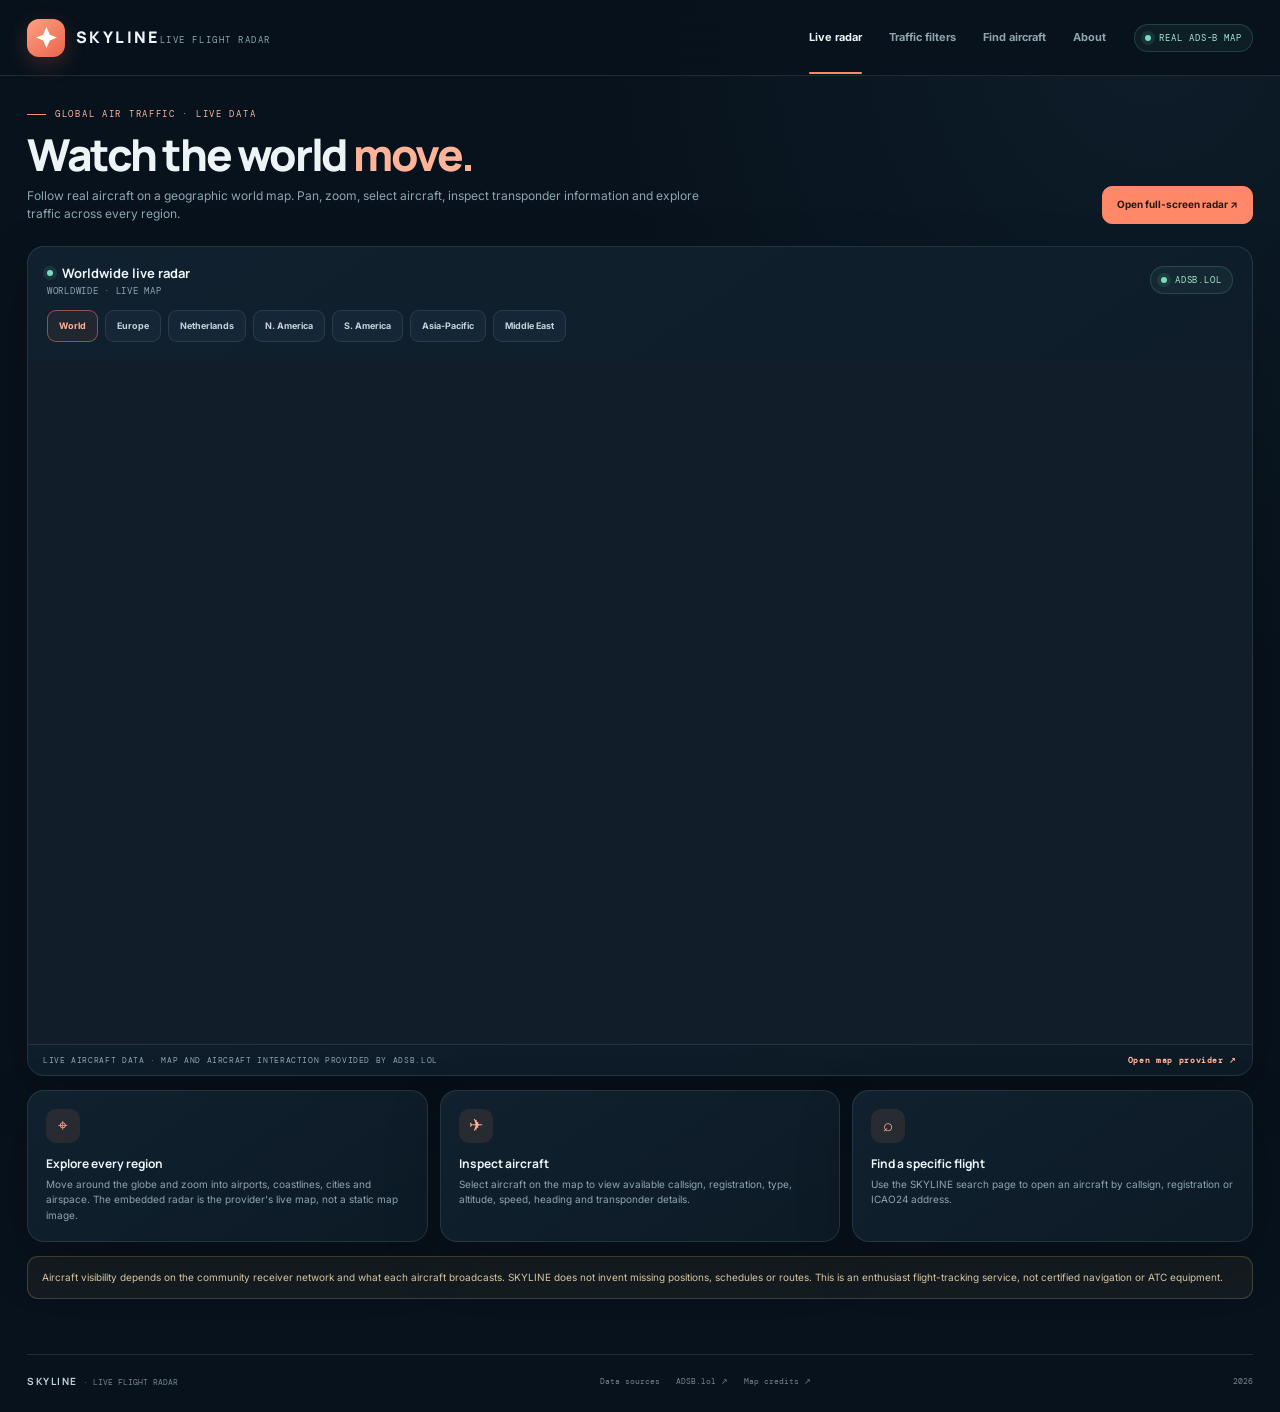
<file: index.html>
<!doctype html><html lang="en"><head><meta charset="utf-8"><meta name="viewport" content="width=device-width,initial-scale=1"><meta name="theme-color" content="#08121c"><meta name="description" content="Explore real aircraft movements on a live global flight radar map."><title>Live Flight Radar · SKYLINE</title><link rel="icon" href="assets/favicon.svg" type="image/svg+xml"><link rel="stylesheet" href="css/styles.css"></head><body><header class="topbar"><div class="shell topbar-inner"><a class="brand" href="index.html"><span class="brand-mark"><svg viewBox="0 0 24 24"><path d="M12 1 15.5 9 23 12 15.5 15 12 23 8.5 15 1 12 8.5 9Z" fill="white"/></svg></span><span><span class="brand-name">SKYLINE</span><span class="brand-sub">LIVE FLIGHT RADAR</span></span></a><nav class="nav" id="mainNav"><a class="active" href="index.html">Live radar</a><a href="traffic.html">Traffic filters</a><a href="lookup.html">Find aircraft</a><a href="about.html">About</a></nav><div class="top-actions"><span class="source-badge"><i class="pulse"></i> REAL ADS-B MAP</span><button class="menu-btn" id="menuToggle" aria-label="Toggle navigation" aria-expanded="false">☰</button></div></div></header><main class="shell main"><section class="page-head"><div><div class="eyebrow">GLOBAL AIR TRAFFIC · LIVE DATA</div><h1>Watch the world <span>move.</span></h1><p class="page-copy">Follow real aircraft on a geographic world map. Pan, zoom, select aircraft, inspect transponder information and explore traffic across every region.</p></div><div class="head-actions"><a class="btn primary" id="openMap" href="https://adsb.lol/" target="_blank" rel="noreferrer">Open full-screen radar ↗</a></div></section><section class="panel map-shell"><div class="panel-head"><div><div class="panel-title"><i class="pulse"></i> Worldwide live radar</div><div class="panel-sub" id="regionLabel">WORLDWIDE · LIVE MAP</div></div><div class="map-toolbar"><span class="source-badge"><i class="pulse"></i> ADSB.LOL</span></div></div><div class="panel-body"><div class="region-controls" aria-label="Choose map region"><button class="region-btn active" data-region="world">World</button><button class="region-btn" data-region="europe">Europe</button><button class="region-btn" data-region="netherlands">Netherlands</button><button class="region-btn" data-region="northamerica">N. America</button><button class="region-btn" data-region="southamerica">S. America</button><button class="region-btn" data-region="asia">Asia-Pacific</button><button class="region-btn" data-region="middleeast">Middle East</button></div></div><div class="map-frame"><iframe id="liveMap" title="Worldwide live aircraft map from ADSB.lol" allow="fullscreen" allowfullscreen loading="eager" referrerpolicy="strict-origin-when-cross-origin" src="https://adsb.lol/?lat=28&lon=12&zoom=3"></iframe></div><div class="map-caption"><span>LIVE AIRCRAFT DATA · MAP AND AIRCRAFT INTERACTION PROVIDED BY ADSB.LOL</span><a href="https://adsb.lol/" target="_blank" rel="noreferrer">Open map provider ↗</a></div></section><section class="content-grid"><article class="feature"><div class="feature-icon">⌖</div><h3>Explore every region</h3><p>Move around the globe and zoom into airports, coastlines, cities and airspace. The embedded radar is the provider's live map, not a static map image.</p></article><article class="feature"><div class="feature-icon">✈</div><h3>Inspect aircraft</h3><p>Select aircraft on the map to view available callsign, registration, type, altitude, speed, heading and transponder details.</p></article><article class="feature"><div class="feature-icon">⌕</div><h3>Find a specific flight</h3><p>Use the SKYLINE search page to open an aircraft by callsign, registration or ICAO24 address.</p></article></section><div class="notice" style="margin-top:14px">Aircraft visibility depends on the community receiver network and what each aircraft broadcasts. SKYLINE does not invent missing positions, schedules or routes. This is an enthusiast flight-tracking service, not certified navigation or ATC equipment.</div></main><footer class="shell footer"><span><strong>SKYLINE</strong> · LIVE FLIGHT RADAR</span><span class="footer-links"><a href="about.html">Data sources</a><a href="https://www.adsb.lol/about" target="_blank" rel="noreferrer">ADSB.lol ↗</a><a href="https://www.openstreetmap.org/copyright" target="_blank" rel="noreferrer">Map credits ↗</a></span><span id="year">2026</span></footer><script src="js/app.js"></script></body></html>
</file>
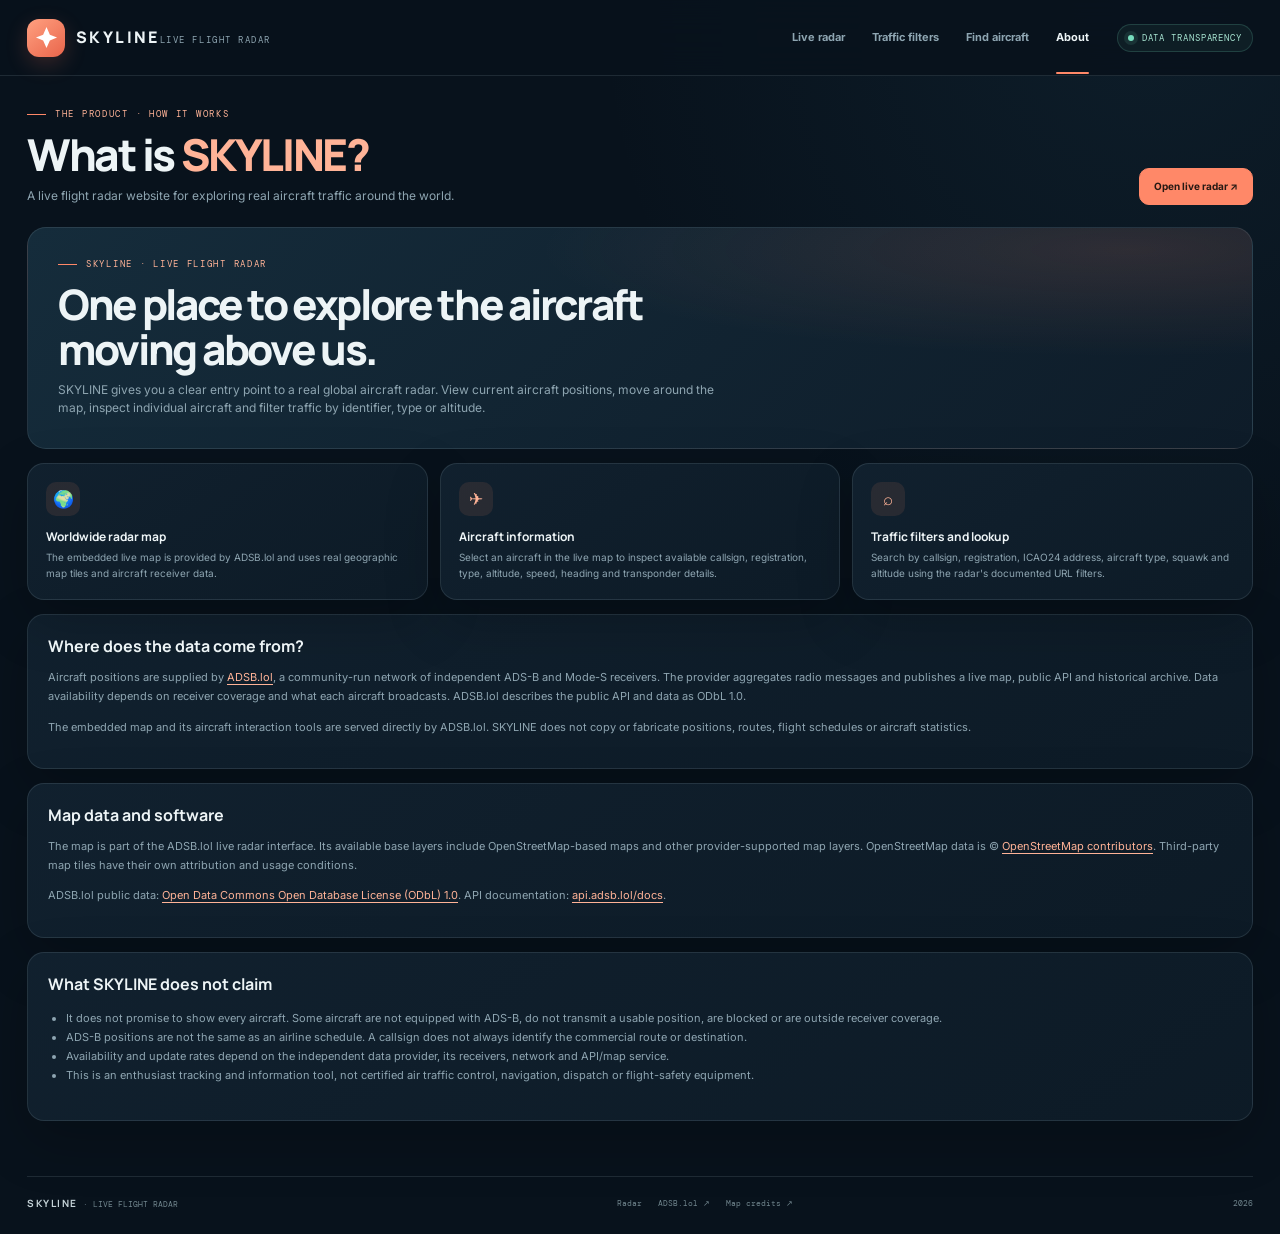
<file: about.html>
<!doctype html><html lang="en"><head><meta charset="utf-8"><meta name="viewport" content="width=device-width,initial-scale=1"><meta name="theme-color" content="#08121c"><meta name="description" content="What SKYLINE Live Flight Radar does and where its aircraft and map data come from."><title>About · SKYLINE</title><link rel="icon" href="assets/favicon.svg" type="image/svg+xml"><link rel="stylesheet" href="css/styles.css"></head><body><header class="topbar"><div class="shell topbar-inner"><a class="brand" href="index.html"><span class="brand-mark"><svg viewBox="0 0 24 24"><path d="M12 1 15.5 9 23 12 15.5 15 12 23 8.5 15 1 12 8.5 9Z" fill="white"/></svg></span><span><span class="brand-name">SKYLINE</span><span class="brand-sub">LIVE FLIGHT RADAR</span></span></a><nav class="nav" id="mainNav"><a href="index.html">Live radar</a><a href="traffic.html">Traffic filters</a><a href="lookup.html">Find aircraft</a><a class="active" href="about.html">About</a></nav><div class="top-actions"><span class="source-badge"><i class="pulse"></i> DATA TRANSPARENCY</span><button class="menu-btn" id="menuToggle" aria-label="Toggle navigation" aria-expanded="false">☰</button></div></div></header><main class="shell main"><section class="page-head"><div><div class="eyebrow">THE PRODUCT · HOW IT WORKS</div><h1>What is <span>SKYLINE?</span></h1><p class="page-copy">A live flight radar website for exploring real aircraft traffic around the world.</p></div><div class="head-actions"><a class="btn primary" href="index.html">Open live radar ↗</a></div></section><section class="about-hero"><div class="eyebrow">SKYLINE · LIVE FLIGHT RADAR</div><h2>One place to explore the aircraft moving above us.</h2><p>SKYLINE gives you a clear entry point to a real global aircraft radar. View current aircraft positions, move around the map, inspect individual aircraft and filter traffic by identifier, type or altitude.</p></section><section class="content-grid"><article class="feature"><div class="feature-icon">🌍</div><h3>Worldwide radar map</h3><p>The embedded live map is provided by ADSB.lol and uses real geographic map tiles and aircraft receiver data.</p></article><article class="feature"><div class="feature-icon">✈</div><h3>Aircraft information</h3><p>Select an aircraft in the live map to inspect available callsign, registration, type, altitude, speed, heading and transponder details.</p></article><article class="feature"><div class="feature-icon">⌕</div><h3>Traffic filters and lookup</h3><p>Search by callsign, registration, ICAO24 address, aircraft type, squawk and altitude using the radar's documented URL filters.</p></article></section><section class="content-panel panel"><h2>Where does the data come from?</h2><p>Aircraft positions are supplied by <a href="https://www.adsb.lol/about" target="_blank" rel="noreferrer">ADSB.lol</a>, a community-run network of independent ADS-B and Mode-S receivers. The provider aggregates radio messages and publishes a live map, public API and historical archive. Data availability depends on receiver coverage and what each aircraft broadcasts. ADSB.lol describes the public API and data as ODbL 1.0.</p><p>The embedded map and its aircraft interaction tools are served directly by ADSB.lol. SKYLINE does not copy or fabricate positions, routes, flight schedules or aircraft statistics.</p></section><section class="content-panel panel"><h2>Map data and software</h2><p>The map is part of the ADSB.lol live radar interface. Its available base layers include OpenStreetMap-based maps and other provider-supported map layers. OpenStreetMap data is © <a href="https://www.openstreetmap.org/copyright" target="_blank" rel="noreferrer">OpenStreetMap contributors</a>. Third-party map tiles have their own attribution and usage conditions.</p><p>ADSB.lol public data: <a href="https://opendatacommons.org/licenses/odbl/1-0/" target="_blank" rel="noreferrer">Open Data Commons Open Database License (ODbL) 1.0</a>. API documentation: <a href="https://api.adsb.lol/docs" target="_blank" rel="noreferrer">api.adsb.lol/docs</a>.</p></section><section class="content-panel panel"><h2>What SKYLINE does not claim</h2><ul><li>It does not promise to show every aircraft. Some aircraft are not equipped with ADS-B, do not transmit a usable position, are blocked or are outside receiver coverage.</li><li>ADS-B positions are not the same as an airline schedule. A callsign does not always identify the commercial route or destination.</li><li>Availability and update rates depend on the independent data provider, its receivers, network and API/map service.</li><li>This is an enthusiast tracking and information tool, not certified air traffic control, navigation, dispatch or flight-safety equipment.</li></ul></section></main><footer class="shell footer"><span><strong>SKYLINE</strong> · LIVE FLIGHT RADAR</span><span class="footer-links"><a href="index.html">Radar</a><a href="https://www.adsb.lol/about" target="_blank" rel="noreferrer">ADSB.lol ↗</a><a href="https://www.openstreetmap.org/copyright" target="_blank" rel="noreferrer">Map credits ↗</a></span><span id="year">2026</span></footer><script src="js/app.js"></script></body></html>
</file>
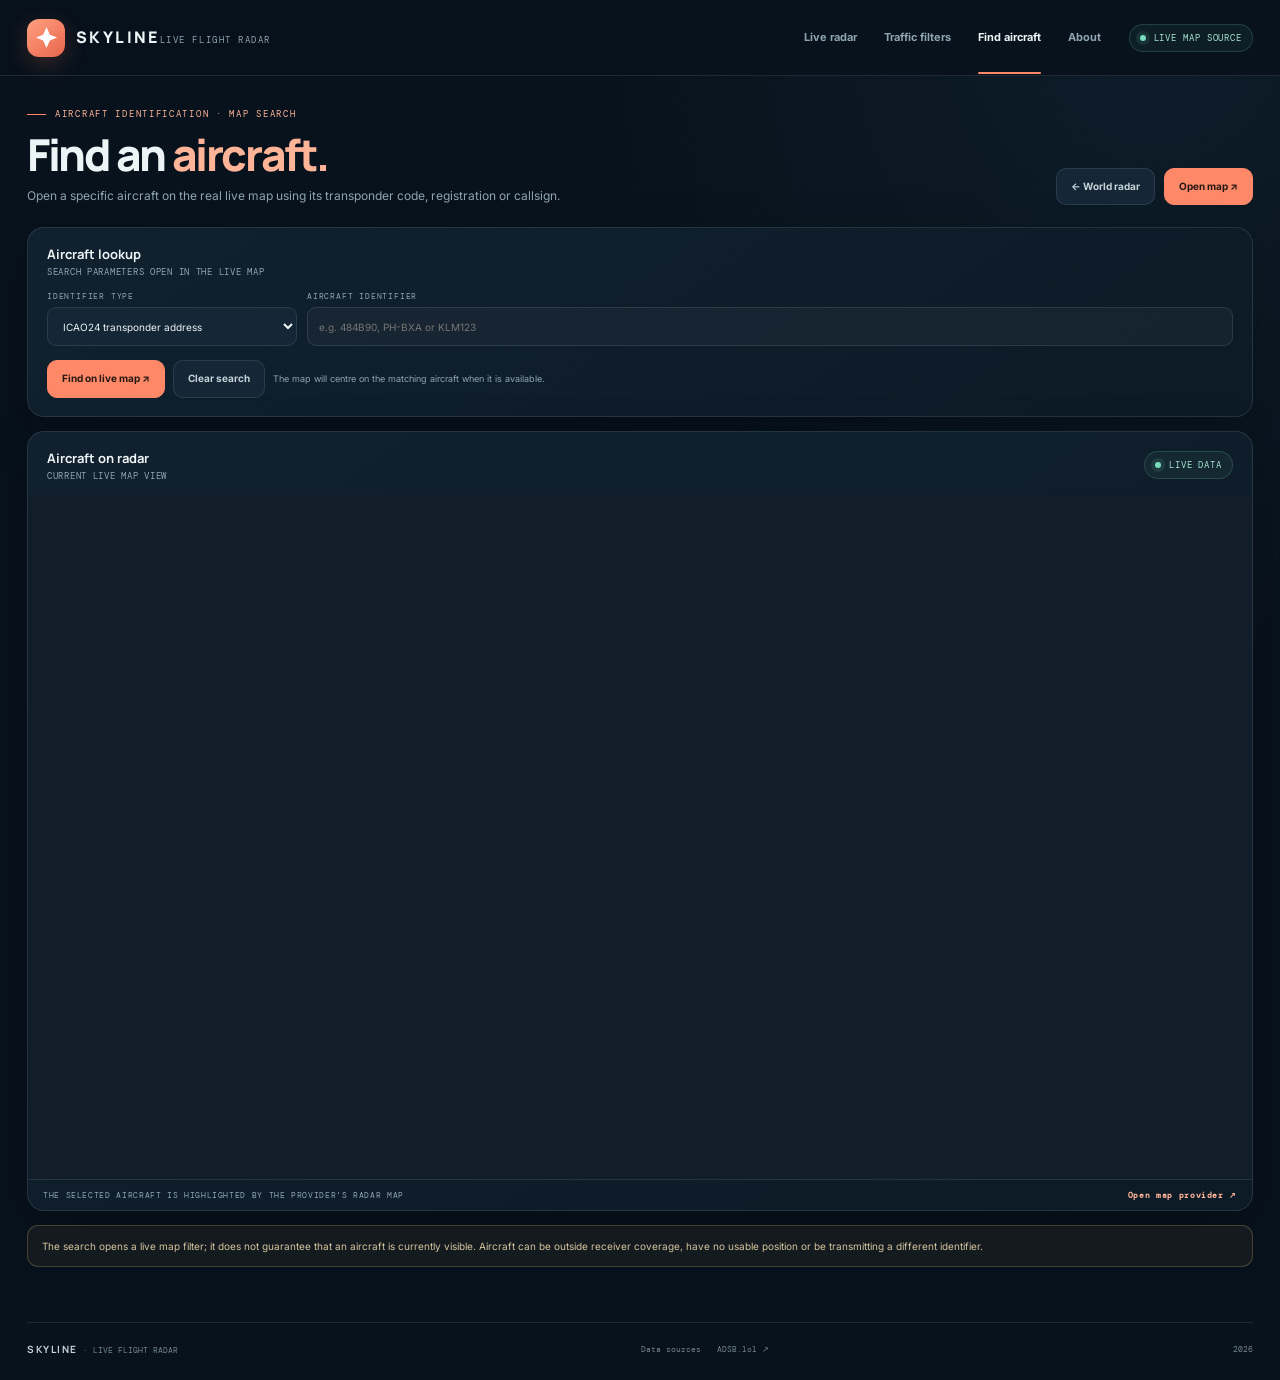
<file: lookup.html>
<!doctype html><html lang="en"><head><meta charset="utf-8"><meta name="viewport" content="width=device-width,initial-scale=1"><meta name="theme-color" content="#08121c"><meta name="description" content="Find a real aircraft by callsign, registration or ICAO24 in the live ADS-B map."><title>Find aircraft · SKYLINE</title><link rel="icon" href="assets/favicon.svg" type="image/svg+xml"><link rel="stylesheet" href="css/styles.css"></head><body><header class="topbar"><div class="shell topbar-inner"><a class="brand" href="index.html"><span class="brand-mark"><svg viewBox="0 0 24 24"><path d="M12 1 15.5 9 23 12 15.5 15 12 23 8.5 15 1 12 8.5 9Z" fill="white"/></svg></span><span><span class="brand-name">SKYLINE</span><span class="brand-sub">LIVE FLIGHT RADAR</span></span></a><nav class="nav" id="mainNav"><a href="index.html">Live radar</a><a href="traffic.html">Traffic filters</a><a class="active" href="lookup.html">Find aircraft</a><a href="about.html">About</a></nav><div class="top-actions"><span class="source-badge"><i class="pulse"></i> LIVE MAP SOURCE</span><button class="menu-btn" id="menuToggle" aria-label="Toggle navigation" aria-expanded="false">☰</button></div></div></header><main class="shell main"><section class="page-head"><div><div class="eyebrow">AIRCRAFT IDENTIFICATION · MAP SEARCH</div><h1>Find an <span>aircraft.</span></h1><p class="page-copy">Open a specific aircraft on the real live map using its transponder code, registration or callsign.</p></div><div class="head-actions"><a class="btn" href="index.html">← World radar</a><a class="btn primary" id="openLookupMap" href="https://adsb.lol/" target="_blank" rel="noreferrer">Open map ↗</a></div></section><section class="panel" style="margin-bottom:14px"><div class="panel-head"><div><div class="panel-title">Aircraft lookup</div><div class="panel-sub">SEARCH PARAMETERS OPEN IN THE LIVE MAP</div></div></div><form id="lookupForm" class="panel-body"><div class="form-grid" style="grid-template-columns:250px minmax(0,1fr)"><div class="field-group"><label class="field-label" for="lookupMode">IDENTIFIER TYPE</label><select class="select" id="lookupMode"><option value="icao">ICAO24 transponder address</option><option value="registration">Aircraft registration</option><option value="callsign">Callsign</option></select></div><div class="field-group"><label class="field-label" for="lookupValue">AIRCRAFT IDENTIFIER</label><input class="field" id="lookupValue" placeholder="e.g. 484B90, PH-BXA or KLM123" autocomplete="off" required></div></div><div class="form-actions"><button class="btn primary" type="submit">Find on live map ↗</button><button class="btn" type="button" id="clearLookup">Clear search</button><span class="notice-small" id="lookupMessage">The map will centre on the matching aircraft when it is available.</span></div></form></section><section class="panel map-shell"><div class="panel-head"><div><div class="panel-title">Aircraft on radar</div><div class="panel-sub">CURRENT LIVE MAP VIEW</div></div><span class="source-badge"><i class="pulse"></i> LIVE DATA</span></div><div class="map-frame"><iframe id="lookupMap" title="Aircraft lookup on real live flight map" allow="fullscreen" allowfullscreen loading="eager" referrerpolicy="strict-origin-when-cross-origin" src="https://adsb.lol/?lat=50&lon=12&zoom=5"></iframe></div><div class="map-caption"><span>THE SELECTED AIRCRAFT IS HIGHLIGHTED BY THE PROVIDER'S RADAR MAP</span><a href="https://adsb.lol/" target="_blank" rel="noreferrer">Open map provider ↗</a></div></section><div class="notice" style="margin-top:14px">The search opens a live map filter; it does not guarantee that an aircraft is currently visible. Aircraft can be outside receiver coverage, have no usable position or be transmitting a different identifier.</div></main><footer class="shell footer"><span><strong>SKYLINE</strong> · LIVE FLIGHT RADAR</span><span class="footer-links"><a href="about.html">Data sources</a><a href="https://www.adsb.lol/" target="_blank" rel="noreferrer">ADSB.lol ↗</a></span><span id="year">2026</span></footer><script src="js/app.js"></script></body></html>
</file>
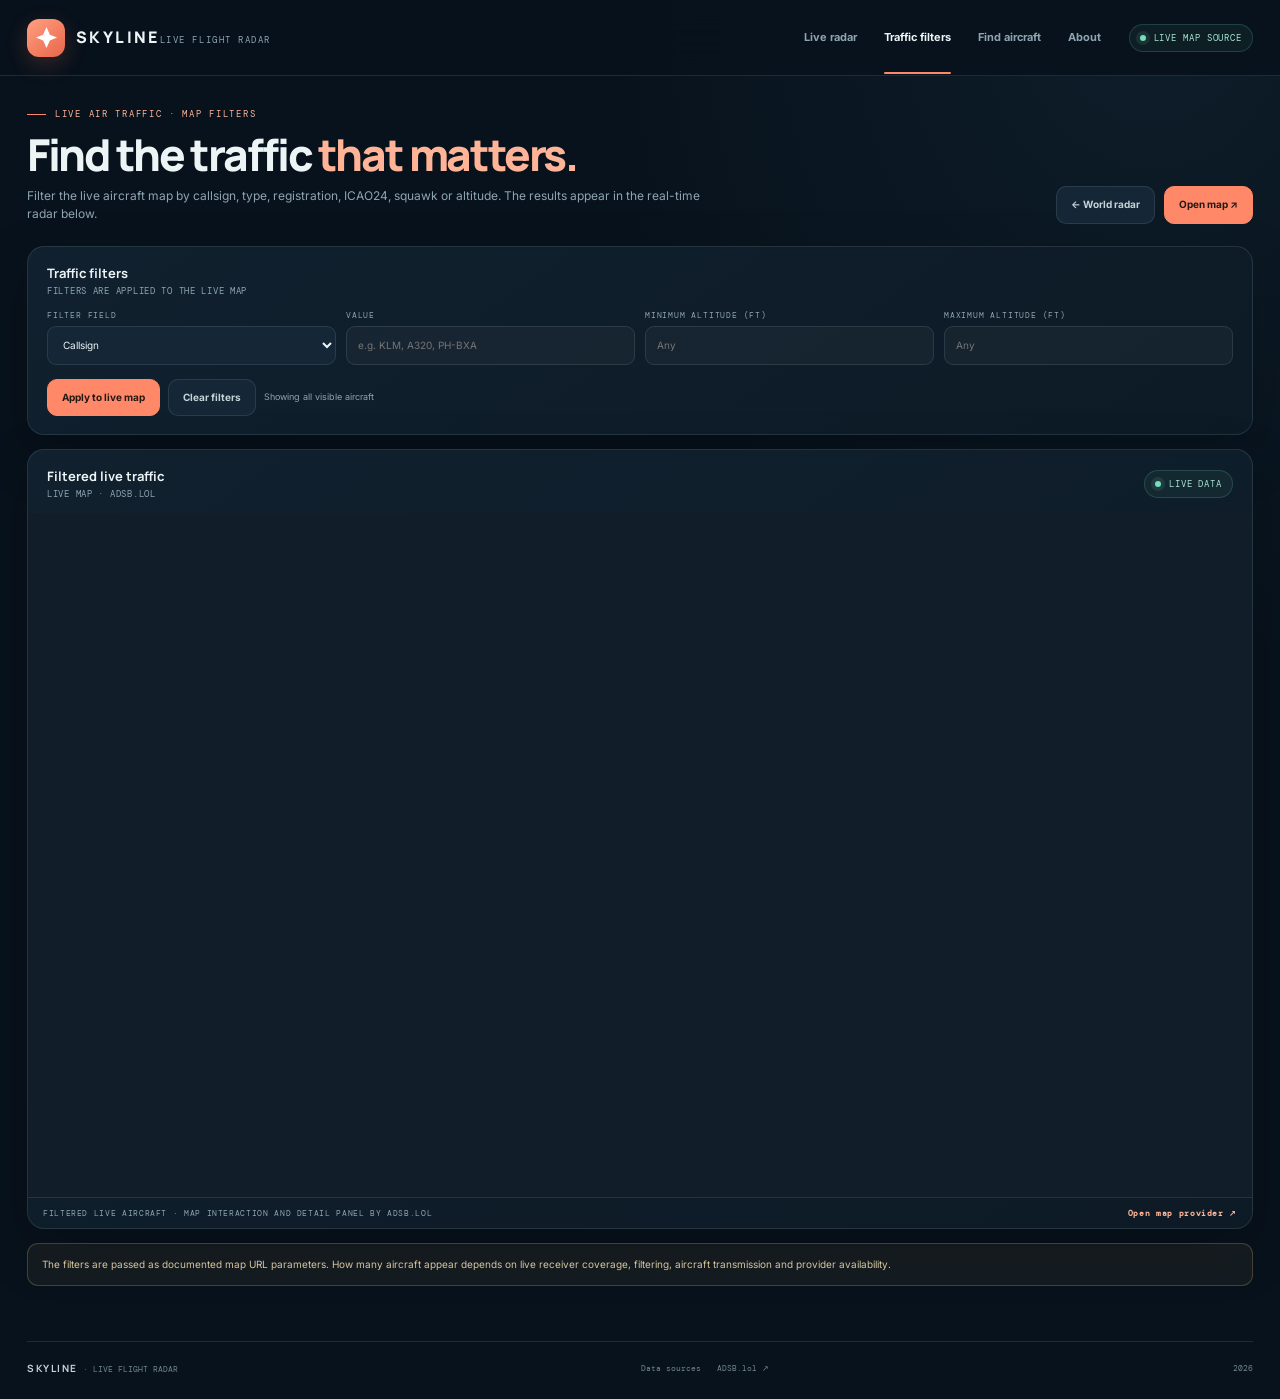
<file: traffic.html>
<!doctype html><html lang="en"><head><meta charset="utf-8"><meta name="viewport" content="width=device-width,initial-scale=1"><meta name="theme-color" content="#08121c"><meta name="description" content="Filter live aircraft traffic by callsign, aircraft type, registration, squawk or altitude."><title>Traffic filters · SKYLINE</title><link rel="icon" href="assets/favicon.svg" type="image/svg+xml"><link rel="stylesheet" href="css/styles.css"></head><body><header class="topbar"><div class="shell topbar-inner"><a class="brand" href="index.html"><span class="brand-mark"><svg viewBox="0 0 24 24"><path d="M12 1 15.5 9 23 12 15.5 15 12 23 8.5 15 1 12 8.5 9Z" fill="white"/></svg></span><span><span class="brand-name">SKYLINE</span><span class="brand-sub">LIVE FLIGHT RADAR</span></span></a><nav class="nav" id="mainNav"><a href="index.html">Live radar</a><a class="active" href="traffic.html">Traffic filters</a><a href="lookup.html">Find aircraft</a><a href="about.html">About</a></nav><div class="top-actions"><span class="source-badge"><i class="pulse"></i> LIVE MAP SOURCE</span><button class="menu-btn" id="menuToggle" aria-label="Toggle navigation" aria-expanded="false">☰</button></div></div></header><main class="shell main"><section class="page-head"><div><div class="eyebrow">LIVE AIR TRAFFIC · MAP FILTERS</div><h1>Find the traffic <span>that matters.</span></h1><p class="page-copy">Filter the live aircraft map by callsign, type, registration, ICAO24, squawk or altitude. The results appear in the real-time radar below.</p></div><div class="head-actions"><a class="btn" href="index.html">← World radar</a><a class="btn primary" id="openTrafficMap" href="https://adsb.lol/" target="_blank" rel="noreferrer">Open map ↗</a></div></section><section class="panel" style="margin-bottom:14px"><div class="panel-head"><div><div class="panel-title">Traffic filters</div><div class="panel-sub">FILTERS ARE APPLIED TO THE LIVE MAP</div></div></div><form id="trafficFilters" class="panel-body"><div class="form-grid"><div class="field-group"><label class="field-label" for="filterMode">FILTER FIELD</label><select class="select" id="filterMode"><option value="callsign">Callsign</option><option value="type">Aircraft type</option><option value="registration">Registration</option><option value="icao">ICAO24 address</option><option value="squawk">Squawk code</option></select></div><div class="field-group"><label class="field-label" for="filterValue">VALUE</label><input class="field" id="filterValue" placeholder="e.g. KLM, A320, PH-BXA"></div><div class="field-group"><label class="field-label" for="altMin">MINIMUM ALTITUDE (FT)</label><input class="field" id="altMin" type="number" min="0" max="60000" step="500" placeholder="Any"></div><div class="field-group"><label class="field-label" for="altMax">MAXIMUM ALTITUDE (FT)</label><input class="field" id="altMax" type="number" min="0" max="60000" step="500" placeholder="Any"></div></div><div class="form-actions"><button class="btn primary" type="submit">Apply to live map</button><button class="btn" type="button" id="clearFilters">Clear filters</button><span class="notice-small" id="filterStatus">Showing all visible aircraft</span></div></form></section><section class="panel map-shell"><div class="panel-head"><div><div class="panel-title">Filtered live traffic</div><div class="panel-sub">LIVE MAP · ADSB.LOL</div></div><span class="source-badge"><i class="pulse"></i> LIVE DATA</span></div><div class="map-frame"><iframe id="trafficMap" title="Filtered live aircraft traffic map" allow="fullscreen" allowfullscreen loading="eager" referrerpolicy="strict-origin-when-cross-origin" src="https://adsb.lol/?lat=50&lon=12&zoom=4"></iframe></div><div class="map-caption"><span>FILTERED LIVE AIRCRAFT · MAP INTERACTION AND DETAIL PANEL BY ADSB.LOL</span><a href="https://adsb.lol/" target="_blank" rel="noreferrer">Open map provider ↗</a></div></section><div class="notice" style="margin-top:14px">The filters are passed as documented map URL parameters. How many aircraft appear depends on live receiver coverage, filtering, aircraft transmission and provider availability.</div></main><footer class="shell footer"><span><strong>SKYLINE</strong> · LIVE FLIGHT RADAR</span><span class="footer-links"><a href="about.html">Data sources</a><a href="https://www.adsb.lol/" target="_blank" rel="noreferrer">ADSB.lol ↗</a></span><span id="year">2026</span></footer><script src="js/app.js"></script></body></html>
</file>
<file: css/styles.css>
@import url('https://fonts.googleapis.com/css2?family=DM+Mono:wght@400;500&family=Manrope:wght@400;500;600;700;800&family=Inter:wght@400;500;600;700&display=swap');
:root{--bg:#08121c;--surface:#101e2b;--surface2:#152636;--surface3:#1b3041;--line:rgba(192,216,227,.12);--text:#edf4f6;--muted:#8ea5b1;--soft:#c5d3d8;--accent:#ff8868;--accent2:#ffb397;--mint:#77ddbd;--amber:#efc778;--shadow:0 20px 55px rgba(0,0,0,.22);--r:17px;--mono:'DM Mono',monospace;--display:'Manrope',sans-serif;--body:'Inter',sans-serif}
*{box-sizing:border-box}html{scroll-behavior:smooth}body{margin:0;min-height:100vh;background:radial-gradient(ellipse at 90% 0%,rgba(49,105,132,.13),transparent 34%),var(--bg);color:var(--text);font:14px/1.55 var(--body)}button,input,select{font:inherit}button,a{-webkit-tap-highlight-color:transparent}button{cursor:pointer}a{color:inherit;text-decoration:none}.shell{width:min(1500px,calc(100% - 54px));margin:auto}.topbar{height:76px;position:sticky;top:0;z-index:1000;background:rgba(8,18,28,.9);backdrop-filter:blur(18px);border-bottom:1px solid var(--line)}.topbar-inner{height:100%;display:flex;align-items:center;gap:28px}.brand{display:flex;align-items:center;gap:11px;flex-shrink:0}.brand-mark{width:38px;height:38px;border-radius:12px;display:grid;place-items:center;background:linear-gradient(140deg,#ffa080,#e9654b);box-shadow:0 7px 22px rgba(255,120,88,.2)}.brand-mark svg{width:23px;height:23px}.brand-name{font:800 16px var(--display);letter-spacing:.15em;line-height:1.1}.brand-sub{font:9px var(--mono);letter-spacing:.17em;color:var(--muted);margin-top:4px}.nav{display:flex;align-items:center;gap:27px;margin-left:auto}.nav a{color:var(--muted);font-size:11px;font-weight:700;padding:28px 0;position:relative;transition:.2s}.nav a:hover,.nav a.active{color:var(--text)}.nav a.active:after{content:"";position:absolute;left:0;right:0;bottom:0;height:2px;background:var(--accent);border-radius:3px}.top-actions{display:flex;align-items:center;gap:10px}.source-badge{display:flex;align-items:center;gap:8px;padding:7px 10px;border:1px solid rgba(119,221,189,.18);border-radius:999px;color:#a8e5d2;background:rgba(119,221,189,.06);font:9px var(--mono);letter-spacing:.1em;white-space:nowrap}.pulse{width:6px;height:6px;border-radius:50%;background:var(--mint);box-shadow:0 0 0 4px rgba(119,221,189,.1)}.menu-btn{display:none;width:38px;height:38px;border:1px solid var(--line);border-radius:10px;background:var(--surface);color:var(--text)}.main{padding:32px 0 55px}.eyebrow{display:flex;align-items:center;gap:9px;color:var(--accent2);font:9px var(--mono);letter-spacing:.19em;text-transform:uppercase}.eyebrow:before{content:"";width:19px;height:1px;background:var(--accent)}h1{font:800 clamp(30px,4vw,44px)/1.08 var(--display);letter-spacing:-.055em;margin:11px 0 8px}h1 span{color:var(--accent2)}.page-copy{color:var(--muted);font-size:12px;margin:0;max-width:700px}.page-head{display:flex;align-items:flex-end;justify-content:space-between;gap:22px;margin-bottom:22px}.head-actions{display:flex;align-items:center;gap:9px;flex-wrap:wrap}.btn{display:inline-flex;align-items:center;justify-content:center;gap:8px;padding:10px 14px;border-radius:10px;border:1px solid var(--line);background:var(--surface2);color:var(--soft);font-size:10px;font-weight:700;transition:.2s}.btn:hover{border-color:rgba(255,136,104,.5);color:#fff;transform:translateY(-1px)}.btn.primary{background:var(--accent);border-color:var(--accent);color:#261914}.btn.primary:hover{background:#ffa084}.btn:disabled{opacity:.45;cursor:not-allowed;transform:none}.panel,.feature{background:linear-gradient(145deg,rgba(17,33,47,.98),rgba(13,27,39,.98));border:1px solid var(--line);border-radius:var(--r);box-shadow:var(--shadow);min-width:0}.panel-head{padding:17px 19px 13px;display:flex;align-items:center;justify-content:space-between;gap:12px}.panel-title{font:700 13px var(--display);display:flex;align-items:center;gap:9px}.panel-sub{color:var(--muted);font:9px var(--mono);letter-spacing:.08em;margin-top:3px}.panel-body{padding:0 19px 18px}.map-shell{overflow:hidden}.map-toolbar{display:flex;align-items:center;gap:7px;flex-wrap:wrap}.map-frame{position:relative;background:#0a1721;min-height:660px;height:min(76vh,900px)}.map-frame iframe{border:0;width:100%;height:100%;display:block;background:#111e29}.map-caption{display:flex;justify-content:space-between;align-items:center;gap:12px;padding:10px 15px;color:var(--muted);font:8px var(--mono);letter-spacing:.08em;border-top:1px solid var(--line)}.map-caption a{color:var(--accent2);font-weight:700}.map-caption a:hover{color:#fff}.region-controls{display:flex;gap:7px;flex-wrap:wrap}.region-btn{padding:8px 11px;border:1px solid var(--line);border-radius:9px;background:var(--surface2);color:var(--soft);font-size:9px;font-weight:700}.region-btn:hover,.region-btn.active{border-color:rgba(255,136,104,.48);color:var(--accent2);background:rgba(255,136,104,.07)}.form-grid{display:grid;grid-template-columns:repeat(4,minmax(0,1fr));gap:10px}.field-group{min-width:0}.field-label{display:block;color:var(--muted);font:8px var(--mono);letter-spacing:.1em;margin:0 0 6px}.field,.select{height:39px;width:100%;border:1px solid var(--line);border-radius:9px;background:rgba(255,255,255,.035);color:var(--text);padding:0 11px;outline:none;font-size:10px}.field:focus,.select:focus{border-color:rgba(255,136,104,.6)}.select{background:var(--surface2)}.form-actions{display:flex;gap:8px;align-items:center;flex-wrap:wrap;margin-top:14px}.content-grid{display:grid;grid-template-columns:repeat(3,minmax(0,1fr));gap:12px;margin-top:14px}.feature{padding:18px}.feature-icon{width:34px;height:34px;display:grid;place-items:center;border-radius:10px;background:rgba(255,136,104,.1);color:var(--accent2);font-size:17px;margin-bottom:12px}.feature h3{font:700 12px var(--display);margin:0 0 5px}.feature p{font-size:10px;color:var(--muted);margin:0}.notice{padding:12px 14px;border:1px solid rgba(239,199,120,.22);background:rgba(239,199,120,.055);border-radius:11px;color:#d6c59e;font-size:10px;line-height:1.65}.about-hero{padding:30px;border:1px solid var(--line);border-radius:19px;background:radial-gradient(ellipse at 90% 10%,rgba(255,136,104,.13),transparent 38%),linear-gradient(135deg,#152c3b,#0e1c29);min-height:220px;display:flex;flex-direction:column;justify-content:flex-end}.about-hero h2{font:800 clamp(28px,4vw,42px)/1.08 var(--display);letter-spacing:-.055em;max-width:700px;margin:12px 0 8px}.about-hero p{max-width:660px;color:var(--muted);font-size:12px;margin:0}.content-panel{padding:20px;margin-top:14px}.content-panel h2{font:700 16px var(--display);margin:0 0 8px}.content-panel p,.content-panel li{color:var(--muted);font-size:11px;line-height:1.75}.content-panel ul{padding-left:18px}.content-panel a{color:var(--accent2);text-decoration:underline;text-underline-offset:3px}.footer{border-top:1px solid var(--line);padding:19px 0 24px;color:#71868e;font:8px var(--mono);display:flex;align-items:center;justify-content:space-between;gap:12px}.footer strong{color:var(--soft);font:700 10px var(--display);letter-spacing:.15em}.footer-links{display:flex;gap:16px;flex-wrap:wrap}.footer a:hover{color:var(--accent2)}.notice-small{font-size:9px;color:var(--muted);line-height:1.6}.toast{position:fixed;bottom:20px;left:50%;z-index:2000;transform:translate(-50%,15px);opacity:0;pointer-events:none;background:#e8f6ef;color:#17382d;border-radius:10px;padding:10px 15px;font-size:10px;font-weight:700;box-shadow:0 12px 34px rgba(0,0,0,.3);transition:.2s}.toast.show{opacity:1;transform:translate(-50%,0)}
@media(max-width:900px){.shell{width:calc(100% - 38px)}.nav{gap:18px}.map-frame{height:68vh;min-height:520px}.form-grid{grid-template-columns:repeat(2,minmax(0,1fr))}}
@media(max-width:700px){.topbar{height:auto;min-height:70px}.topbar-inner{min-height:70px;flex-wrap:wrap;padding:11px 0;gap:10px}.menu-btn{display:grid;place-items:center;margin-left:auto}.nav{display:none;order:4;width:100%;margin:0;padding:9px 0 3px;border-top:1px solid var(--line);justify-content:space-between;gap:9px}.nav.open{display:flex}.nav a{padding:7px 0;font-size:10px}.nav a.active:after{bottom:-2px}.top-actions{margin-left:0}.page-head{align-items:flex-start;flex-direction:column}.head-actions{width:100%}.map-frame{height:68vh;min-height:470px}.content-grid{grid-template-columns:1fr}.map-caption{align-items:flex-start;flex-direction:column}.panel-head{padding:14px}.panel-body{padding:0 14px 14px}}
@media(max-width:560px){.shell{width:calc(100% - 26px)}.brand-mark{width:34px;height:34px}.brand-name{font-size:14px}.brand-sub{font-size:8px}.source-badge{font-size:8px;padding:6px 8px}.main{padding-top:24px}h1{font-size:32px}.map-frame{height:66vh;min-height:420px}.map-toolbar{width:100%}.map-toolbar .btn{flex:1}.form-grid{grid-template-columns:1fr}.content-panel{padding:16px}.about-hero{padding:22px;min-height:220px}.footer{align-items:flex-start;flex-direction:column}.region-controls{gap:6px}.region-btn{flex:1;min-width:82px}}
@media(prefers-reduced-motion:reduce){*,*:before,*:after{scroll-behavior:auto!important;animation:none!important;transition:none!important}}
</file>
